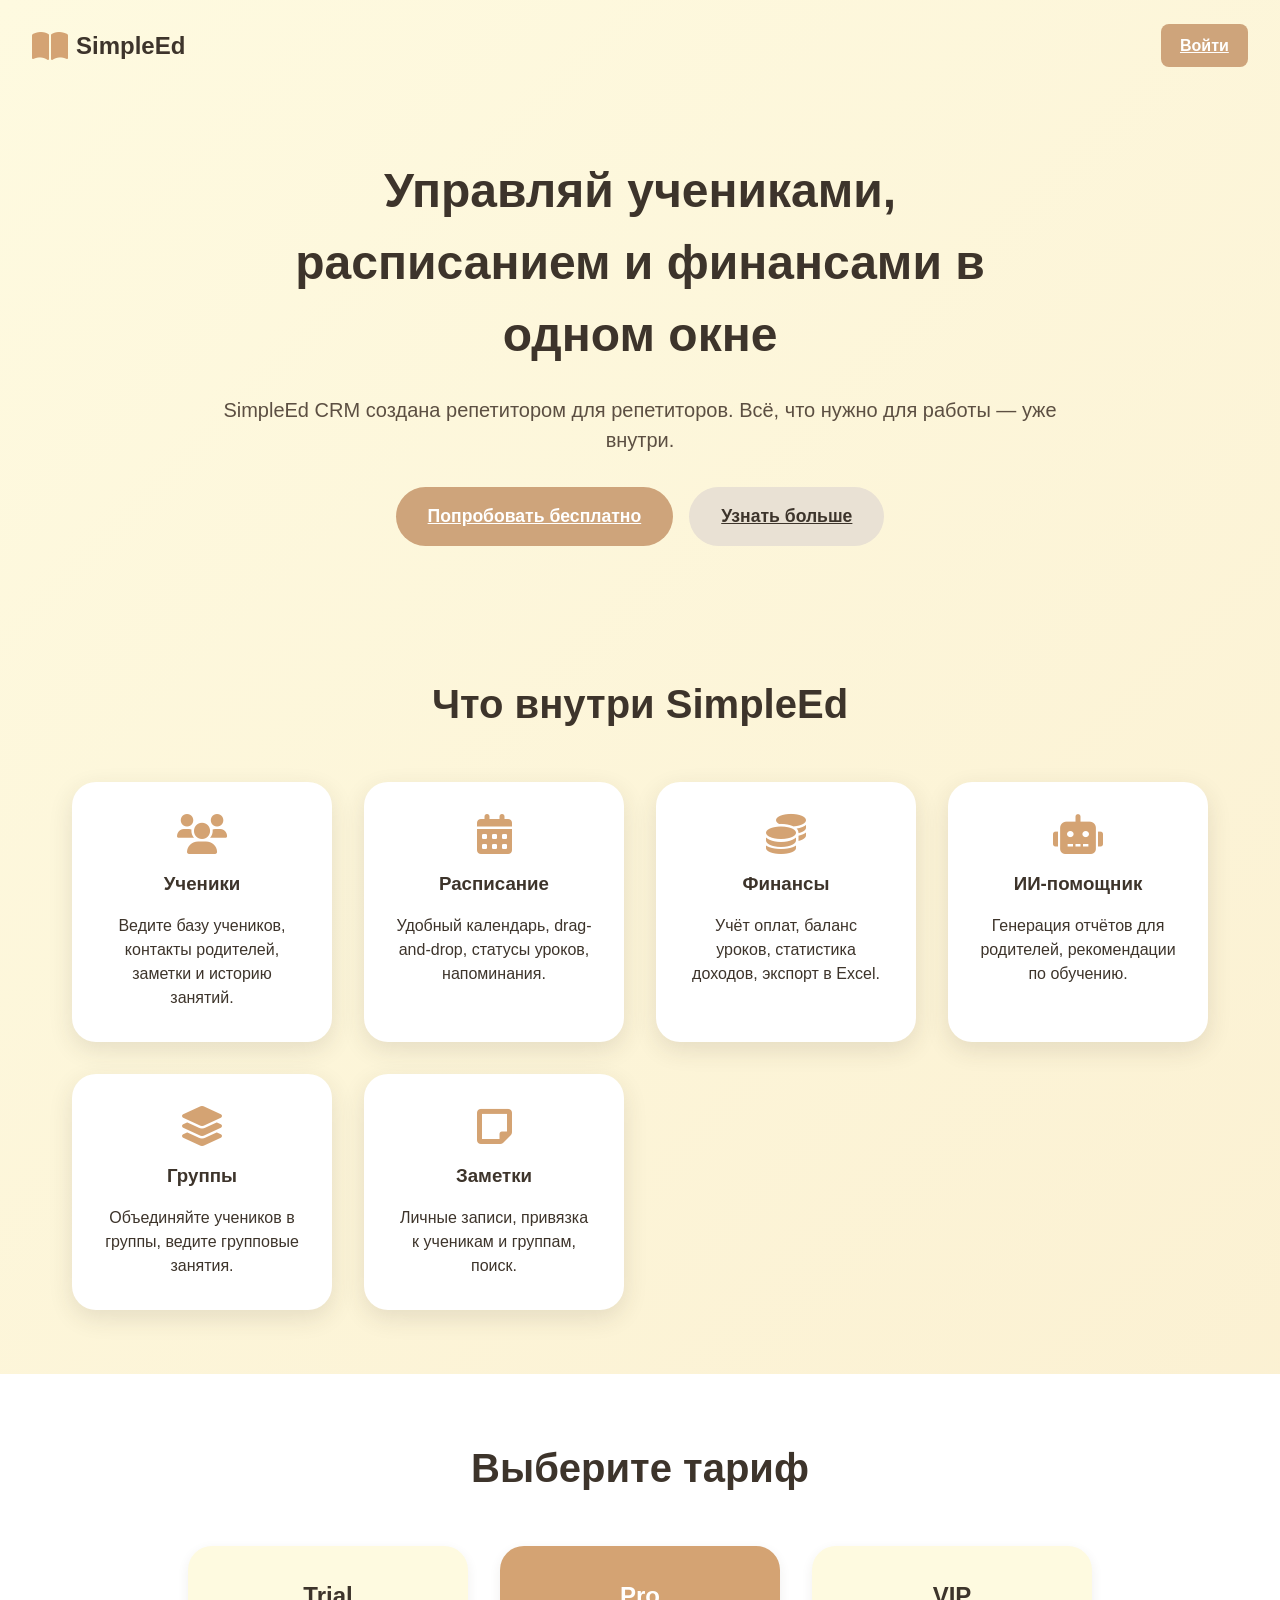
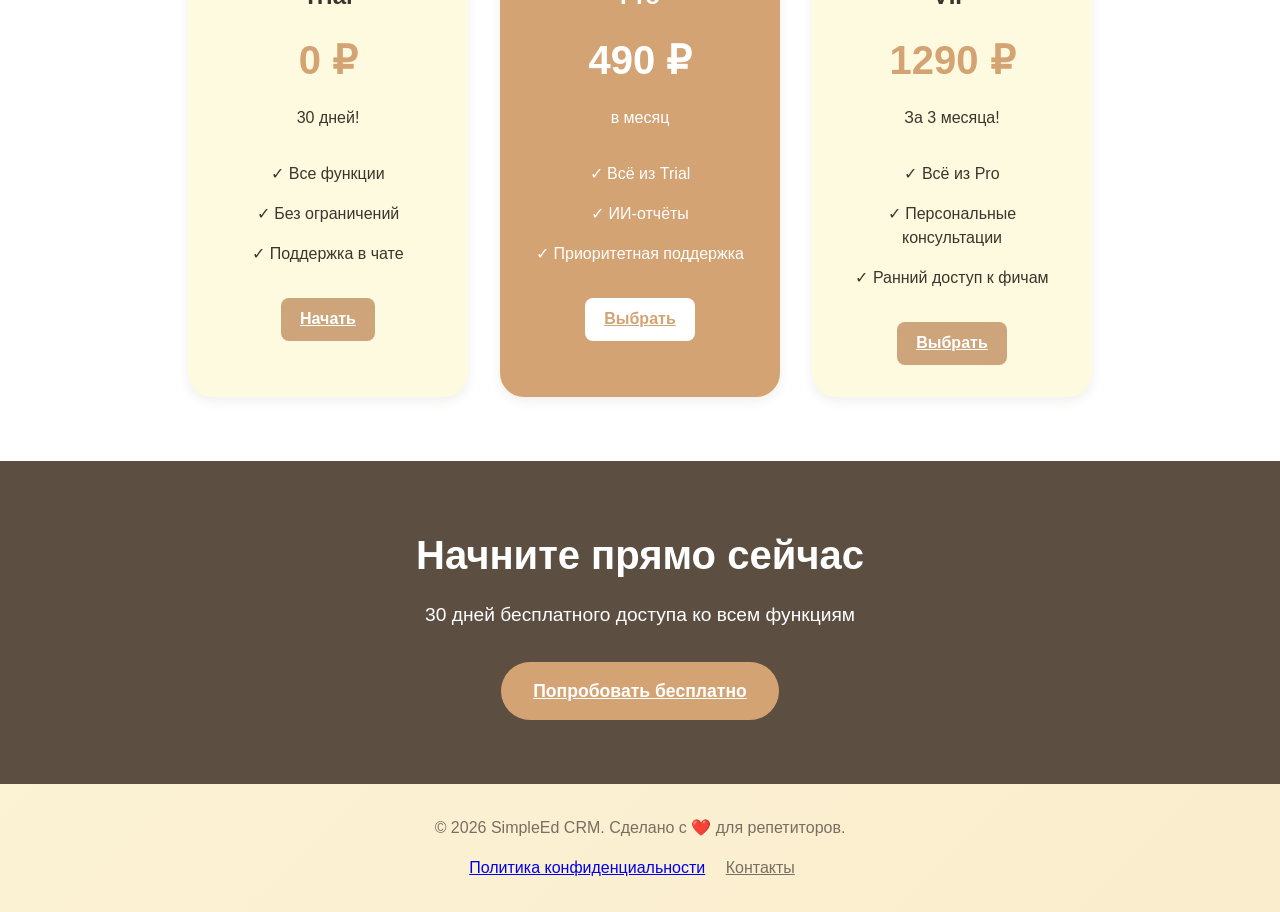
<file: landing.html>
<!DOCTYPE html>
<html lang="ru">
<head>
    <meta charset="UTF-8">
    <meta name="viewport" content="width=device-width, initial-scale=1.0">
    <title>SimpleEd CRM — умная система для репетиторов</title>
    <meta name="description" content="SimpleEd CRM помогает репетиторам управлять учениками, расписанием и финансами. Попробуйте бесплатно!">
    
    <!-- Стили -->
    <link rel="stylesheet" href="style.css">
    <link rel="stylesheet" href="https://cdnjs.cloudflare.com/ajax/libs/font-awesome/6.0.0/css/all.min.css">
    
    <style>
        /* Дополнительные стили для лендинга */
        .landing-page {
            background: linear-gradient(135deg, #FEFAE0 0%, #FAEDCD 100%);
        }
        .hero {
            padding: 4rem 2rem;
            text-align: center;
            max-width: 900px;
            margin: 0 auto;
        }
        .hero h1 {
            font-size: 3rem;
            color: #3D342B;
            margin-bottom: 1.5rem;
        }
        .hero p {
            font-size: 1.25rem;
            color: #5C4F42;
            margin-bottom: 2rem;
        }
        .hero-buttons {
            display: flex;
            gap: 1rem;
            justify-content: center;
        }
        .btn-large {
            padding: 1rem 2rem;
            font-size: 1.1rem;
            border-radius: 50px;
        }
        .features {
            padding: 4rem 2rem;
            max-width: 1200px;
            margin: 0 auto;
        }
        .features h2 {
            text-align: center;
            font-size: 2.5rem;
            color: #3D342B;
            margin-bottom: 3rem;
        }
        .features-grid {
            display: grid;
            grid-template-columns: repeat(auto-fit, minmax(250px, 1fr));
            gap: 2rem;
        }
        .feature-card {
            background: white;
            padding: 2rem;
            border-radius: 24px;
            box-shadow: 0 8px 24px rgba(60, 50, 40, 0.12);
            text-align: center;
        }
        .feature-card i {
            font-size: 2.5rem;
            color: #D4A373;
            margin-bottom: 1rem;
        }
        .feature-card h3 {
            margin-bottom: 1rem;
            color: #3D342B;
        }
        .pricing {
            padding: 4rem 2rem;
            background: white;
            text-align: center;
        }
        .pricing h2 {
            font-size: 2.5rem;
            color: #3D342B;
            margin-bottom: 3rem;
        }
        .pricing-cards {
            display: flex;
            justify-content: center;
            gap: 2rem;
            flex-wrap: wrap;
            max-width: 1000px;
            margin: 0 auto;
        }
        .pricing-card {
            background: #FEFAE0;
            padding: 2rem;
            border-radius: 24px;
            width: 280px;
            box-shadow: 0 4px 12px rgba(60, 50, 40, 0.08);
        }
        .pricing-card.highlight {
            background: #D4A373;
            color: white;
        }
        .pricing-card.highlight h3,
        .pricing-card.highlight .price {
            color: white;
        }
        .pricing-card h3 {
            font-size: 1.5rem;
            margin-bottom: 1rem;
        }
        .price {
            font-size: 2.5rem;
            font-weight: 700;
            color: #D4A373;
            margin-bottom: 1rem;
        }
        .pricing-card ul {
            list-style: none;
            padding: 0;
            margin: 1.5rem 0;
        }
        .pricing-card li {
            padding: 0.5rem 0;
        }
        .cta {
            padding: 4rem 2rem;
            text-align: center;
            background: #5C4F42;
            color: white;
        }
        .cta h2 {
            font-size: 2.5rem;
            margin-bottom: 1rem;
        }
        .cta .btn-primary {
            background: #D4A373;
            border: none;
        }
        .footer {
            padding: 2rem;
            text-align: center;
            color: #7A6E62;
        }
    </style>
</head>
<body class="landing-page">

    <!-- Хедер -->
    <header style="padding: 1.5rem 2rem; display: flex; justify-content: space-between; align-items: center;">
        <div class="logo" style="display: flex; align-items: center; gap: 0.5rem;">
            <i class="fas fa-book-open" style="font-size: 2rem; color: #D4A373;"></i>
            <span style="font-size: 1.5rem; font-weight: 700; color: #3D342B;">SimpleEd</span>
        </div>
        <a href="auth.html" class="btn btn-primary">Войти</a>
    </header>

    <!-- Главный экран -->
    <section class="hero">
        <h1>Управляй учениками, расписанием и финансами в одном окне</h1>
        <p>SimpleEd CRM создана репетитором для репетиторов. Всё, что нужно для работы — уже внутри.</p>
        <div class="hero-buttons">
            <a href="auth.html" class="btn btn-primary btn-large">Попробовать бесплатно</a>
            <a href="#features" class="btn btn-secondary btn-large">Узнать больше</a>
        </div>
    </section>

    <!-- Возможности -->
    <section id="features" class="features">
        <h2>Что внутри SimpleEd</h2>
        <div class="features-grid">
            <div class="feature-card">
                <i class="fas fa-users"></i>
                <h3>Ученики</h3>
                <p>Ведите базу учеников, контакты родителей, заметки и историю занятий.</p>
            </div>
            <div class="feature-card">
                <i class="fas fa-calendar-alt"></i>
                <h3>Расписание</h3>
                <p>Удобный календарь, drag-and-drop, статусы уроков, напоминания.</p>
            </div>
            <div class="feature-card">
                <i class="fas fa-coins"></i>
                <h3>Финансы</h3>
                <p>Учёт оплат, баланс уроков, статистика доходов, экспорт в Excel.</p>
            </div>
            <div class="feature-card">
                <i class="fas fa-robot"></i>
                <h3>ИИ-помощник</h3>
                <p>Генерация отчётов для родителей, рекомендации по обучению.</p>
            </div>
            <div class="feature-card">
                <i class="fas fa-layer-group"></i>
                <h3>Группы</h3>
                <p>Объединяйте учеников в группы, ведите групповые занятия.</p>
            </div>
            <div class="feature-card">
                <i class="fas fa-sticky-note"></i>
                <h3>Заметки</h3>
                <p>Личные записи, привязка к ученикам и группам, поиск.</p>
            </div>
        </div>
    </section>

    <!-- Тарифы -->
    <section class="pricing">
        <h2>Выберите тариф</h2>
        <div class="pricing-cards">
            <div class="pricing-card">
                <h3>Trial</h3>
                <div class="price">0 ₽</div>
                <p>30 дней!</p>
                <ul>
                    <li>✓ Все функции</li>
                    <li>✓ Без ограничений</li>
                    <li>✓ Поддержка в чате</li>
                </ul>
                <a href="auth.html" class="btn btn-primary">Начать</a>
            </div>
            <div class="pricing-card highlight">
                <h3>Pro</h3>
                <div class="price">490 ₽</div>
                <p>в месяц</p>
                <ul>
                    <li>✓ Всё из Trial</li>
                    <li>✓ ИИ-отчёты</li>
                    <li>✓ Приоритетная поддержка</li>
                </ul>
                <a href="auth.html" class="btn btn-primary" style="background: white; color: #D4A373;">Выбрать</a>
            </div>
            <div class="pricing-card">
                <h3>VIP</h3>
                <div class="price">1290 ₽</div>
                <p>За 3 месяца!</p>
                <ul>
                    <li>✓ Всё из Pro</li>
                    <li>✓ Персональные консультации</li>
                    <li>✓ Ранний доступ к фичам</li>
                </ul>
                <a href="auth.html" class="btn btn-primary">Выбрать</a>
            </div>
        </div>
    </section>

    <!-- Призыв к действию -->
    <section class="cta">
        <h2>Начните прямо сейчас</h2>
        <p style="margin-bottom: 2rem; font-size: 1.2rem;">30 дней бесплатного доступа ко всем функциям</p>
        <a href="auth.html" class="btn btn-primary btn-large">Попробовать бесплатно</a>
    </section>

    <!-- Футер -->
    <footer class="footer">
        <p>© 2026 SimpleEd CRM. Сделано с ❤️ для репетиторов.</p>
        <p style="margin-top: 1rem;">
            <a href="privacy.html" target="_blank">Политика конфиденциальности</a>
            <a href="#" style="color: #7A6E62; margin: 0 1rem;">Контакты</a>
        </p>
    </footer>

</body>
</html>
</file>
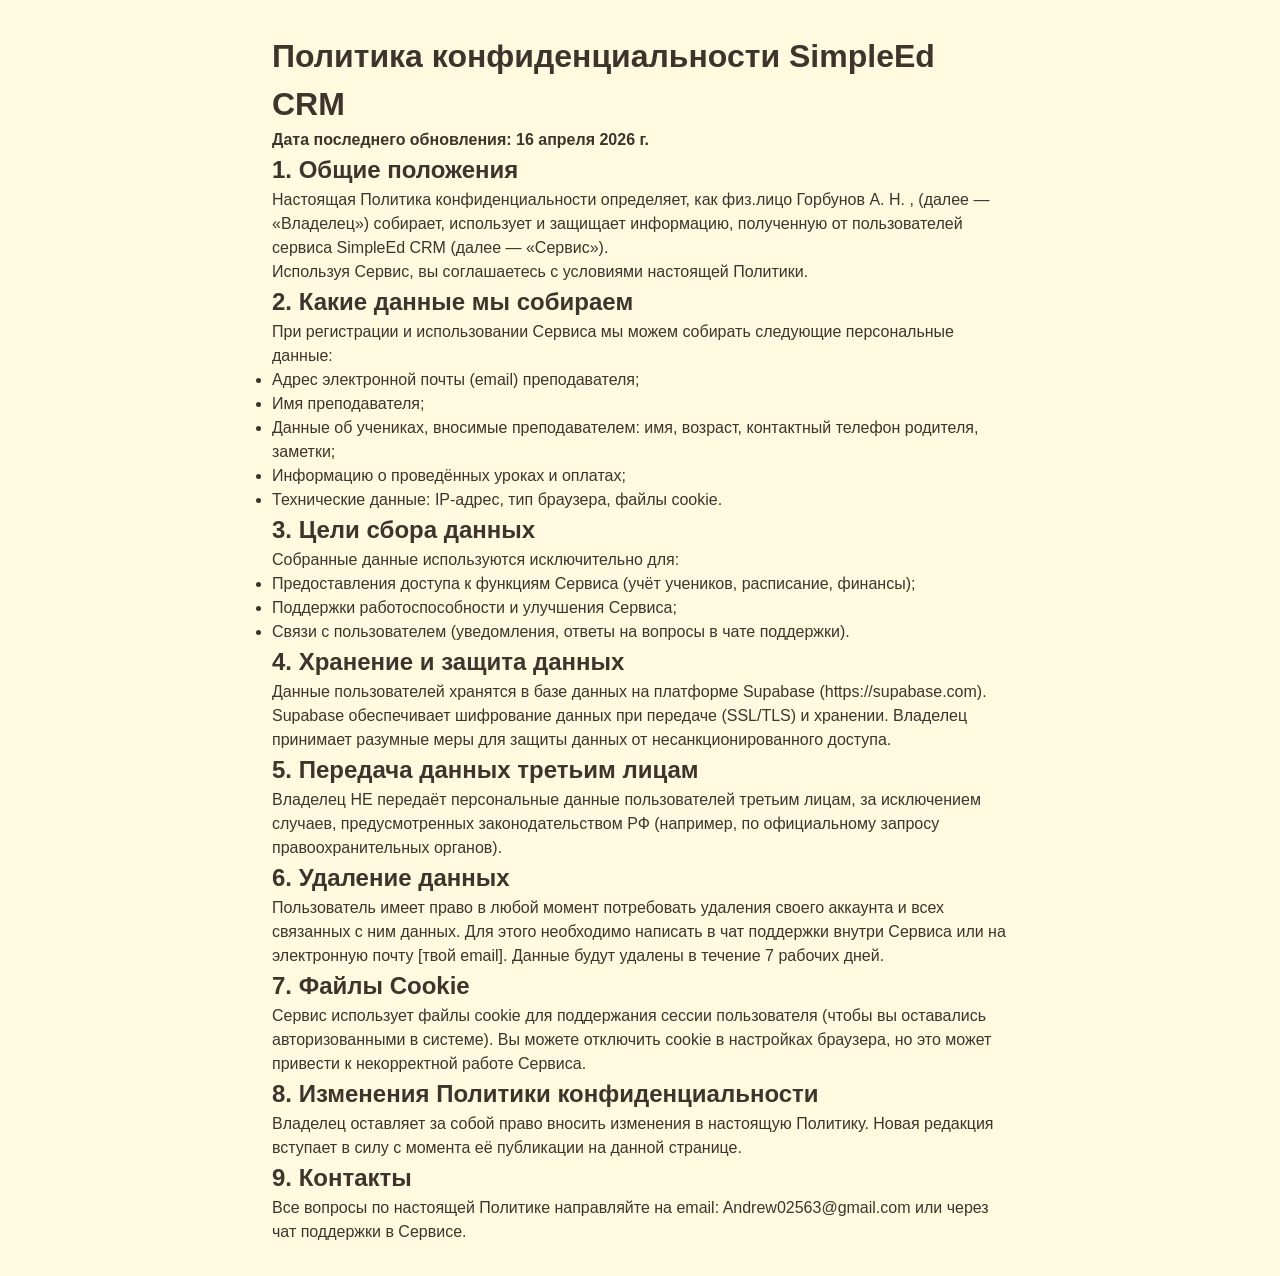
<file: privacy.html>
<!DOCTYPE html>
<html lang="ru">
<head>
    <meta charset="UTF-8">
    <title>Политика конфиденциальности — SimpleEd CRM</title>
    <link rel="stylesheet" href="style.css">
</head>
<body style="padding: 2rem; max-width: 800px; margin: 0 auto;">
    <h1>Политика конфиденциальности SimpleEd CRM</h1>
    <p><strong>Дата последнего обновления: 16 апреля 2026 г.</strong></p>

    <h2>1. Общие положения</h2>
    <p>Настоящая Политика конфиденциальности определяет, как физ.лицо Горбунов А. Н. , (далее — «Владелец») собирает, использует и защищает информацию, полученную от пользователей сервиса SimpleEd CRM (далее — «Сервис»).</p>
    <p>Используя Сервис, вы соглашаетесь с условиями настоящей Политики.</p>

    <h2>2. Какие данные мы собираем</h2>
    <p>При регистрации и использовании Сервиса мы можем собирать следующие персональные данные:</p>
    <ul>
        <li>Адрес электронной почты (email) преподавателя;</li>
        <li>Имя преподавателя;</li>
        <li>Данные об учениках, вносимые преподавателем: имя, возраст, контактный телефон родителя, заметки;</li>
        <li>Информацию о проведённых уроках и оплатах;</li>
        <li>Технические данные: IP-адрес, тип браузера, файлы cookie.</li>
    </ul>

    <h2>3. Цели сбора данных</h2>
    <p>Собранные данные используются исключительно для:</p>
    <ul>
        <li>Предоставления доступа к функциям Сервиса (учёт учеников, расписание, финансы);</li>
        <li>Поддержки работоспособности и улучшения Сервиса;</li>
        <li>Связи с пользователем (уведомления, ответы на вопросы в чате поддержки).</li>
    </ul>

    <h2>4. Хранение и защита данных</h2>
    <p>Данные пользователей хранятся в базе данных на платформе Supabase (https://supabase.com). Supabase обеспечивает шифрование данных при передаче (SSL/TLS) и хранении. Владелец принимает разумные меры для защиты данных от несанкционированного доступа.</p>

    <h2>5. Передача данных третьим лицам</h2>
    <p>Владелец НЕ передаёт персональные данные пользователей третьим лицам, за исключением случаев, предусмотренных законодательством РФ (например, по официальному запросу правоохранительных органов).</p>

    <h2>6. Удаление данных</h2>
    <p>Пользователь имеет право в любой момент потребовать удаления своего аккаунта и всех связанных с ним данных. Для этого необходимо написать в чат поддержки внутри Сервиса или на электронную почту [твой email]. Данные будут удалены в течение 7 рабочих дней.</p>

    <h2>7. Файлы Cookie</h2>
    <p>Сервис использует файлы cookie для поддержания сессии пользователя (чтобы вы оставались авторизованными в системе). Вы можете отключить cookie в настройках браузера, но это может привести к некорректной работе Сервиса.</p>

    <h2>8. Изменения Политики конфиденциальности</h2>
    <p>Владелец оставляет за собой право вносить изменения в настоящую Политику. Новая редакция вступает в силу с момента её публикации на данной странице.</p>

    <h2>9. Контакты</h2>
    <p>Все вопросы по настоящей Политике направляйте на email: Andrew02563@gmail.com или через чат поддержки в Сервисе.</p>
</body>
</html>
</file>
<file: style.css>
/* ========================================
SIMPLEED CRM — СТИЛИ (v4.0 — ФИНАНСЫ + ФИЛЬТРЫ)
======================================== */
:root {
    --primary-warm: #cea47b;
    --primary-soft: #FAEDCD;
    --primary-medium: #E9C46A;
    --primary-deep: #cf9749;
    --neutral-light: #FEFAE0;
    --neutral-gray: #E9E1D4;
    --neutral-dark: #8B7E6C;
    --neutral-deep: #5C4F42;
    --card-default: #FFFFFF;
    --card-group: #E3F0E9;
    --card-individual: #FDE8E0;
    --card-stat: #FDF1E5;
    --card-note: #FFF8E7;
    --card-warning: #FEE4D4;
    --card-success: #E1F0E0;
    --text-primary: #3D342B;
    --text-secondary: #7A6E62;
    --text-muted: #A09387;
    --text-light: #FFFFFF;
    --bg-gradient-start: #E9D8C8;
    --bg-gradient-end: #D4C4B5;
    --shadow-sm: 0 4px 12px rgba(60, 50, 40, 0.08);
    --shadow-md: 0 8px 24px rgba(60, 50, 40, 0.12);
    --shadow-lg: 0 16px 32px rgba(60, 50, 40, 0.16);
    --border-radius-sm: 8px;
    --border-radius-md: 16px;
    --border-radius-lg: 24px;
    --transition: all 0.25s ease;

    
}

* { margin: 0; padding: 0; box-sizing: border-box; }

body {
    font-family: 'Inter', -apple-system, BlinkMacSystemFont, 'Segoe UI', Roboto, sans-serif;
    background: var(--neutral-light);
    color: var(--text-primary);
    line-height: 1.5;
    min-height: 100vh;
}

#app { display: flex; min-height: 100vh; }

/* Сайдбар */
.sidebar {
    width: 260px; background: rgb(255, 252, 250); padding: 1.5rem 1rem;
    display: flex; flex-direction: column; border-right: 1px solid var(--neutral-gray);
    box-shadow: var(--shadow-sm);
}
.sidebar .logo { display: flex; align-items: center; gap: 0.5rem; padding: 0 0.5rem 1.5rem; }
.sidebar .logo i { font-size: 1.75rem; color: var(--primary-warm); }
.sidebar .logo span { font-size: 1.25rem; font-weight: 700; color: var(--neutral-deep); }
.sidebar nav { flex: 1; display: flex; flex-direction: column; gap: 0.25rem; margin-top: 1rem; }
.sidebar nav a {
    display: flex; align-items: center; gap: 0.75rem; padding: 0.75rem 1rem;
    color: var(--text-secondary); text-decoration: none; border-radius: var(--border-radius-sm);
    transition: var(--transition); font-weight: 500;
}
.sidebar nav a i { width: 1.25rem; color: var(--text-muted); }
.sidebar nav a:hover { background: var(--primary-soft); color: var(--primary-deep); }
.sidebar nav a.active { background: var(--primary-warm); color: white; }
.sidebar nav a.active i { color: white; }
.sidebar-footer { padding-top: 1rem; border-top: 1px solid var(--neutral-gray); display: flex; flex-direction: column; gap: 0.5rem; }
#supportBtn, .logout-btn {
    width: 100%; padding: 0.75rem; background: transparent; border: 1.5px solid var(--neutral-gray);
    border-radius: var(--border-radius-sm); color: var(--text-secondary); font-weight: 500; cursor: pointer;
    transition: var(--transition); display: flex; align-items: center; justify-content: center; gap: 0.5rem;
}
#supportBtn:hover, .logout-btn:hover { background: var(--neutral-light); border-color: var(--primary-warm); color: var(--primary-deep); }
.logout-btn { background: var(--card-warning); border-color: var(--primary-warm); color: var(--neutral-deep); }

/* Основной контент */
.main-content { flex: 1; padding: 2rem; background: var(--neutral-light); }
.main-content header { display: flex; justify-content: space-between; align-items: center; margin-bottom: 2rem; }
.main-content header h1 { color: var(--neutral-deep); font-size: 1.75rem; font-weight: 600; }
.user-profile { display: flex; align-items: center; gap: 1rem; background: white; padding: 0.5rem 1rem; border-radius: 40px; box-shadow: var(--shadow-sm); }
.user-profile span { font-weight: 500; }
.avatar { width: 40px; height: 40px; background: var(--primary-warm); color: white; border-radius: 50%; display: flex; align-items: center; justify-content: center; font-weight: 600; font-size: 1.1rem; }

/* Карточки и формы */
.page-header { display: flex; justify-content: space-between; align-items: center; margin-bottom: 1.5rem; flex-wrap: wrap; gap: 1rem; }
.form-card { background: var(--card-default); padding: 1.5rem; border-radius: var(--border-radius-md); border: 1px solid var(--neutral-gray); box-shadow: var(--shadow-sm); }
.form-grid { display: grid; grid-template-columns: 1fr 1fr; gap: 1rem; }
@media (max-width: 768px) { .form-grid { grid-template-columns: 1fr; } }
.form-group { margin-bottom: 1rem; }
.form-group label { display: block; font-size: 0.8rem; font-weight: 600; margin-bottom: 0.3rem; color: var(--text-secondary); }
.form-group input, .form-group select, .form-group textarea {
    width: 100%; padding: 0.6rem; border: 1px solid var(--neutral-gray); border-radius: var(--border-radius-sm);
    background: white; font-size: 0.9rem; transition: var(--transition);
}
.form-group input:focus, .form-group select:focus, .form-group textarea:focus {
    outline: none; border-color: var(--primary-warm); box-shadow: 0 0 0 3px rgba(212, 163, 115, 0.15);
}

/* Таблицы */
.table-responsive { overflow-x: auto; border-radius: var(--border-radius-md); background: white; box-shadow: var(--shadow-sm); }
table { width: 100%; border-collapse: collapse; }
th, td { padding: 1rem 0.8rem; text-align: left; border-bottom: 1px solid var(--neutral-gray); }
th { font-weight: 600; color: var(--text-secondary); font-size: 0.8rem; text-transform: uppercase; letter-spacing: 0.5px; }

/* Бейджи */
.badge { display: inline-block; padding: 0.25rem 0.75rem; border-radius: 20px; font-size: 0.75rem; font-weight: 600; }
.badge.active { background: var(--card-success); color: #2C4C3B; }
.badge.inactive { background: var(--card-warning); color: #8B4E2C; }

/* Кнопки */
.btn {
    display: inline-flex; align-items: center; gap: 0.5rem; padding: 0.6rem 1.2rem;
    border: none; border-radius: var(--border-radius-sm); font-weight: 600; cursor: pointer; transition: var(--transition);
}
.btn-primary { background: var(--primary-warm); color: white; }
.btn-primary:hover { background: var(--primary-deep); }
.btn-success { background: var(--card-success); color: #2C4C3B; }
.btn-secondary { background: var(--neutral-gray); color: var(--text-primary); }
.btn-danger { background: #d32f2f; color: white; }
.btn-danger:hover { background: #b71c1c; }
.btn-icon { background: transparent; border: none; color: var(--text-muted); font-size: 1rem; padding: 0.3rem 0.5rem; cursor: pointer; transition: var(--transition); }
.btn-icon:hover { color: var(--primary-warm); }

/* Модальные окна */
.modal {
    position: fixed; top: 0; left: 0; width: 100%; height: 100%; background: rgba(0, 0, 0, 0.4);
    display: flex; align-items: center; justify-content: center; z-index: 1000; padding: 1rem;
}
.modal-card {
    background: white; border-radius: var(--border-radius-lg); padding: 1.5rem; max-width: 500px;
    width: 100%; box-shadow: var(--shadow-lg); max-height: 90vh; overflow-y: auto;
}
.modal-header { display: flex; justify-content: space-between; align-items: center; margin-bottom: 1rem; border-bottom: 1px solid var(--neutral-gray); padding-bottom: 0.5rem; }
.modal-actions { display: flex; gap: 0.75rem; margin-top: 1rem; justify-content: flex-end; }
.error-message { color: #d32f2f; margin-top: 0.5rem; font-size: 0.85rem; }

/* Вкладки */
.tabs { display: flex; gap: 0.5rem; margin-bottom: 1rem; border-bottom: 2px solid var(--neutral-gray); }
.tab {
    background: none; border: none; padding: 0.5rem 1rem; cursor: pointer; font-weight: 500;
    color: var(--text-muted); border-bottom: 2px solid transparent; margin-bottom: -2px; transition: var(--transition);
}
.tab.active { color: var(--primary-warm); border-bottom-color: var(--primary-warm); }
.tab-content { display: none; }
.tab-content.active { display: block; }

/* Сетка групп */
.groups-grid { display: grid; grid-template-columns: repeat(auto-fill, minmax(280px, 1fr)); gap: 1.5rem; margin-top: 1.5rem; }
.group-card {
    background: white; border-radius: var(--border-radius-md); padding: 1.25rem; box-shadow: var(--shadow-sm);
    border: 1px solid var(--neutral-gray); transition: var(--transition); cursor: default;
}
.group-card:hover { transform: translateY(-3px); box-shadow: var(--shadow-md); }
.group-card-header { margin-bottom: 1rem; }
.group-name { font-size: 1.3rem; font-weight: 600; color: var(--text-primary); }
.group-subject { font-size: 0.9rem; color: var(--text-secondary); margin-top: 0.2rem; }
.group-stats { display: flex; justify-content: space-between; margin-bottom: 1rem; font-size: 0.9rem; color: var(--text-secondary); }
.group-students-preview { border-top: 1px dashed var(--neutral-gray); padding-top: 0.75rem; font-size: 0.85rem; }
.student-preview-item { display: flex; justify-content: space-between; padding: 0.25rem 0; }
.no-students { color: var(--text-muted); font-style: italic; text-align: center; margin: 0.5rem 0; }
.group-card-footer { display: flex; justify-content: flex-end; gap: 0.5rem; margin-top: 1rem; border-top: 1px solid var(--neutral-gray); padding-top: 0.75rem; }

/* Ученики в модалке */
.students-list-full { display: flex; flex-direction: column; gap: 0.5rem; max-height: 200px; overflow-y: auto; margin-bottom: 1rem; }
.student-full-item {
    display: flex; align-items: center; justify-content: space-between; padding: 0.5rem;
    background: var(--neutral-light); border-radius: var(--border-radius-sm); border: 1px solid var(--neutral-gray);
}
.student-info { flex: 1; }
.student-info small { color: var(--text-secondary); font-size: 0.8rem; }

/* Уроки в модалке */
.lessons-list-full { display: flex; flex-direction: column; gap: 0.5rem; max-height: 200px; overflow-y: auto; margin-bottom: 1rem; }
.lesson-full-item {
    display: flex; align-items: center; justify-content: space-between; padding: 0.5rem;
    background: var(--primary-soft); border-radius: var(--border-radius-sm); border: 1px solid var(--primary-warm);
}
.lesson-info { flex: 1; }
.lesson-info small { color: var(--text-secondary); font-size: 0.8rem; }
.no-students-tab, .no-lessons-tab { color: var(--text-muted); font-style: italic; text-align: center; margin: 1rem 0; }

/* FullCalendar */
.fc { max-width: 100%; margin-top: 1rem; }
.fc .fc-toolbar-title { color: var(--neutral-deep); font-size: 1.2rem; }
.fc .fc-button {
    background: var(--neutral-gray); border: 1px solid var(--neutral-gray); color: var(--text-primary);
    border-radius: var(--border-radius-sm); padding: 0.4rem 0.8rem; font-weight: 500; transition: var(--transition);
}
.fc .fc-button:hover { background: var(--primary-soft); border-color: var(--primary-soft); color: var(--primary-deep); }
.fc .fc-button-primary:not(:disabled).fc-button-active { background: var(--primary-warm); border-color: var(--primary-warm); color: var(--text-light); }
.fc-event { cursor: pointer; border-radius: 6px; padding: 2px 4px; font-size: 0.85rem; border: none; background-color: var(--primary-warm); color: white; }
.fc-event:hover { opacity: 0.9; background-color: var(--primary-deep); }
.fc-day-today { background-color: var(--primary-soft) !important; }

/* ===== ФИНАНСЫ ===== */
.finance-summary {
    display: flex; gap: 2rem; margin-bottom: 1.5rem; padding: 1rem 1.5rem;
    background: var(--card-stat); border-radius: var(--border-radius-md); flex-wrap: wrap;
}
.summary-item { display: flex; align-items: baseline; gap: 0.5rem; font-size: 1rem; color: var(--text-secondary); }
.summary-item strong { font-size: 1.6rem; font-weight: 700; color: var(--text-primary); }

/* Фильтры */
.filters {
    display: flex; flex-wrap: wrap; gap: 0.75rem; margin-bottom: 1.5rem; align-items: center;
}
.filters select, .filters input[type="date"] {
    padding: 0.6rem 0.8rem; border: 1px solid var(--neutral-gray); border-radius: var(--border-radius-sm);
    background: white; font-size: 0.9rem; min-width: 150px; transition: var(--transition); color: var(--text-primary);
}
.filters select:focus, .filters input[type="date"]:focus {
    outline: none; border-color: var(--primary-warm); box-shadow: 0 0 0 3px rgba(212, 163, 115, 0.15);
}
.filters .btn { padding: 0.6rem 1.2rem; font-size: 0.9rem; white-space: nowrap; }

#financeTable { width: 100%; font-size: 0.9rem; }
#financeTable th { white-space: nowrap; }
#financeTable td { vertical-align: middle; }

/* Адаптив */
@media (max-width: 900px) {
    .filters { flex-direction: column; align-items: stretch; }
    .filters select, .filters input[type="date"], .filters .btn { width: 100%; min-width: auto; }
}
@media (max-width: 768px) {
    .sidebar { width: 70px; padding: 1rem 0.5rem; }
    .sidebar .logo span, .sidebar nav a span, .sidebar-footer button span { display: none; }
    .sidebar nav a { justify-content: center; padding: 0.75rem; }
    .main-content { padding: 1rem; }
    .groups-grid { grid-template-columns: 1fr; }
    .finance-summary { flex-direction: column; gap: 0.5rem; }
}

/* Утилиты */
.hidden { display: none !important; }
.text-center { text-align: center; }
.mt-2 { margin-top: 1rem; }
.mb-3 { margin-bottom: 1rem; }

/* Крестик в модалках */
.close-modal {
    background: transparent; border: none; font-size: 28px; font-weight: 300; line-height: 1;
    color: var(--text-muted); cursor: pointer; padding: 0 8px; transition: color 0.2s;
}
.close-modal:hover { color: var(--text-primary); }


/* ===== ДОПОЛНИТЕЛЬНЫЕ СТИЛИ ДЛЯ ПОЛНОЙ СОВМЕСТИМОСТИ ===== */

/* Карточка с заголовком и кнопками (используется в группах, финансах) */
.card-header {
    display: flex;
    justify-content: space-between;
    align-items: center;
    margin-bottom: 1.5rem;
    flex-wrap: wrap;
    gap: 1rem;
}

/* Гибкие контейнеры */
.flex {
    display: flex;
    align-items: center;
}
.gap-1 {
    gap: 0.5rem;
}
.gap-2 {
    gap: 1rem;
}

/* Маленькие кнопки */
.btn-sm {
    padding: 0.4rem 0.8rem;
    font-size: 0.85rem;
}

/* Переключатель вида (карты/таблица) */
.view-switcher .btn-sm {
    background: var(--neutral-gray);
    border: 1px solid transparent;
    color: var(--text-primary);
}
.view-switcher .btn-sm.active {
    background: var(--primary-warm);
    color: white;
}

/* Дашборд (главная) */
.dashboard-grid {
    display: grid;
    grid-template-columns: repeat(auto-fit, minmax(250px, 1fr));
    gap: 1.5rem;
}
.stat-value {
    font-size: 2.5rem;
    font-weight: 700;
    color: var(--neutral-deep);
    line-height: 1.2;
}
.stat-value span {
    font-size: 1rem;
    font-weight: 400;
    color: var(--text-secondary);
}
.stat-money {
    font-size: 1.5rem;
    font-weight: 600;
    color: var(--primary-deep);
    margin-top: 0.5rem;
}
.lesson-list {
    margin-top: 0.5rem;
}
.lesson-item {
    display: flex;
    align-items: center;
    gap: 0.75rem;
    padding: 0.5rem 0;
    border-bottom: 1px dashed var(--neutral-gray);
}
.lesson-item:last-child {
    border-bottom: none;
}
.lesson-item .time {
    font-weight: 600;
    color: var(--primary-warm);
    min-width: 70px;
}
.lesson-item .info {
    display: flex;
    flex-direction: column;
}
.text-muted {
    color: var(--text-muted) !important;
    font-style: italic;
}

/* Отступы */
.mt-1 { margin-top: 0.5rem; }
.mt-2 { margin-top: 1rem; }
.mt-3 { margin-top: 1.5rem; }
.mb-1 { margin-bottom: 0.5rem; }
.mb-2 { margin-bottom: 1rem; }
.mb-3 { margin-bottom: 1.5rem; }

/* Адаптивные таблицы */
.table-responsive {
    overflow-x: auto;
    border-radius: var(--border-radius-md);
    background: white;
    box-shadow: var(--shadow-sm);
}

/* Улучшение отображения кнопок-иконок в таблицах */
td .btn-icon {
    margin: 0 2px;
}

/* Стили для выделенного текста */
strong {
    font-weight: 600;
}

/* Исправление для селектов внутри модалок */
.modal select {
    width: 100%;
    padding: 0.6rem;
    border: 1px solid var(--neutral-gray);
    border-radius: var(--border-radius-sm);
    background: white;
    font-size: 0.9rem;
}

/* Убираем стандартную обводку у кнопок в фокусе */
button:focus {
    outline: none;
}

/* Исправление для placeholder в input[type="date"] (кросс-браузерно) */
input[type="date"]::-webkit-datetime-edit-text,
input[type="date"]::-webkit-datetime-edit-month-field,
input[type="date"]::-webkit-datetime-edit-day-field,
input[date]::-webkit-datetime-edit-year-field {
    color: var(--text-primary);
}
input[type="date"]:not(:focus):invalid::-webkit-datetime-edit {
    color: var(--text-muted);
}

/* ===== РАСПИСАНИЕ: БЛОК ФИЛЬТРОВ ===== */
.schedule-controls {
    display: flex;
    flex-wrap: wrap;
    gap: 0.75rem;
    margin: 1.5rem 0 1rem;
    align-items: center;
}
.schedule-controls input[type="date"],
.schedule-controls select {
    padding: 0.6rem 0.8rem;
    border: 1px solid var(--neutral-gray);
    border-radius: var(--border-radius-sm);
    background: white;
    font-size: 0.9rem;
    min-width: 140px;
    transition: var(--transition);
}
.schedule-controls input[type="date"]:focus,
.schedule-controls select:focus {
    outline: none;
    border-color: var(--primary-warm);
    box-shadow: 0 0 0 3px rgba(212, 163, 115, 0.15);
}
.schedule-controls .btn {
    padding: 0.6rem 1.2rem;
    font-size: 0.9rem;
    white-space: nowrap;
}

/* Список уроков (если используется) */
.schedule-list {
    margin-top: 1rem;
}

/* Адаптация фильтров расписания */
@media (max-width: 768px) {
    .schedule-controls {
        flex-direction: column;
        align-items: stretch;
    }
    .schedule-controls input,
    .schedule-controls select,
    .schedule-controls .btn {
        width: 100%;
    }
}

.lesson-item .time {
    font-weight: 600;
    color: var(--primary-warm);
    min-width: 90px;
}
.lesson-item .info {
    display: flex;
    flex-direction: column;
}
.lesson-item .info small {
    color: var(--text-secondary);
    font-size: 0.8rem;
}

/* ===== ЗАМЕТКИ ===== */
.notes-container {
    display: flex;
    height: calc(100vh - 120px);
    min-height: 500px;
    background: white;
    border-radius: var(--border-radius-md);
    box-shadow: var(--shadow-sm);
    overflow: hidden;
}

.notes-sidebar {
    width: 280px;
    border-right: 1px solid var(--neutral-gray);
    display: flex;
    flex-direction: column;
    background: var(--neutral-light);
}
.notes-sidebar-header {
    padding: 1rem;
    border-bottom: 1px solid var(--neutral-gray);
    display: flex;
    justify-content: space-between;
    align-items: center;
}
.notes-list {
    flex: 1;
    overflow-y: auto;
    padding: 0.5rem;
}
.note-item {
    padding: 0.75rem 1rem;
    margin-bottom: 0.25rem;
    background: white;
    border-radius: var(--border-radius-sm);
    cursor: pointer;
    border: 1px solid transparent;
    transition: var(--transition);
}
.note-item:hover {
    border-color: var(--primary-warm);
    background: var(--primary-soft);
}
.note-item.active {
    border-color: var(--primary-warm);
    background: var(--primary-soft);
}
.note-item-title {
    font-weight: 600;
    margin-bottom: 0.25rem;
    white-space: nowrap;
    overflow: hidden;
    text-overflow: ellipsis;
}
.note-item-date {
    font-size: 0.75rem;
    color: var(--text-muted);
}

.notes-editor {
    flex: 1;
    display: flex;
    flex-direction: column;
    padding: 1.5rem;
    overflow-y: auto;
}
.notes-editor-placeholder {
    display: flex;
    flex-direction: column;
    align-items: center;
    justify-content: center;
    height: 100%;
    color: var(--text-muted);
    text-align: center;
}
.note-editor-form {
    display: flex;
    flex-direction: column;
    height: 100%;
}
.note-editor-form input,
.note-editor-form textarea {
    width: 100%;
    padding: 0.75rem;
    border: 1px solid var(--neutral-gray);
    border-radius: var(--border-radius-sm);
    font-size: 1rem;
    margin-bottom: 1rem;
}
.note-editor-form textarea {
    flex: 1;
    min-height: 200px;
    resize: vertical;
}
.note-editor-actions {
    display: flex;
    gap: 0.5rem;
    justify-content: flex-end;
    margin-top: 1rem;
}

/* Адаптив */
@media (max-width: 768px) {
    .notes-container {
        flex-direction: column;
        height: auto;
    }
    .notes-sidebar {
        width: 100%;
        border-right: none;
        border-bottom: 1px solid var(--neutral-gray);
        max-height: 250px;
    }
}

/* Фильтры заметок */
.notes-filters {
    padding: 1rem;
    border-bottom: 1px solid var(--neutral-gray);
    display: flex;
    flex-direction: column;
    gap: 0.5rem;
}
.search-input {
    padding: 0.5rem;
    border: 1px solid var(--neutral-gray);
    border-radius: var(--border-radius-sm);
    font-size: 0.9rem;
}
.notes-filters select {
    padding: 0.5rem;
    border: 1px solid var(--neutral-gray);
    border-radius: var(--border-radius-sm);
    background: white;
}

/* Редактор заметок */
.note-editor-form .form-row {
    display: grid;
    grid-template-columns: 1fr 1fr;
    gap: 1rem;
    margin-bottom: 1rem;
}
@media (max-width: 600px) {
    .note-editor-form .form-row {
        grid-template-columns: 1fr;
    }
}

/* ===== ГЛОБАЛЬНЫЙ СПИННЕР ===== */
.global-loader {
    position: fixed;
    top: 0; left: 0; width: 100%; height: 100%;
    background: rgba(255,255,255,0.7);
    display: flex;
    align-items: center;
    justify-content: center;
    z-index: 9999;
    backdrop-filter: blur(2px);
  }
  .loader-spinner {
    width: 50px;
    height: 50px;
    border: 5px solid var(--neutral-gray);
    border-top-color: var(--primary-warm);
    border-radius: 50%;
    animation: spin 0.8s linear infinite;
  }
  @keyframes spin {
    to { transform: rotate(360deg); }
  }
  .hidden { display: none !important; }

  /* ===== УВЕДОМЛЕНИЯ ===== */
.notifications-wrapper {
    position: relative;
    padding: 0.5rem;
    border-radius: 50%;
    transition: background 0.2s;
}
.notifications-wrapper:hover {
    background: var(--neutral-gray);
}
.unread-badge {
    position: absolute;
    top: -5px;
    right: -5px;
    background: #d32f2f;
    color: white;
    font-size: 0.7rem;
    font-weight: bold;
    min-width: 18px;
    height: 18px;
    border-radius: 9px;
    display: flex;
    align-items: center;
    justify-content: center;
    padding: 0 4px;
}

/* Модалка уведомлений */
.notifications-modal .modal-card {
    max-width: 500px;
    max-height: 70vh;
    overflow-y: auto;
}
.notification-item {
    padding: 1rem;
    border-bottom: 1px solid var(--neutral-gray);
    cursor: pointer;
    transition: background 0.2s;
    display: flex;
    gap: 0.75rem;
}
.notification-item:hover {
    background: var(--neutral-light);
}
.notification-item.unread {
    background: var(--primary-soft);
    border-left: 3px solid var(--primary-warm);
}
.notification-icon {
    font-size: 1.5rem;
    color: var(--primary-warm);
    width: 40px;
    text-align: center;
}
.notification-content {
    flex: 1;
}
.notification-title {
    font-weight: 600;
    margin-bottom: 0.25rem;
}
.notification-text {
    color: var(--text-secondary);
    font-size: 0.9rem;
    margin-bottom: 0.25rem;
}
.notification-time {
    font-size: 0.75rem;
    color: var(--text-muted);
}
.notification-actions {
    display: flex;
    justify-content: space-between;
    padding: 1rem;
    border-top: 1px solid var(--neutral-gray);
}

/* ===== СТАТИСТИКА ДЛЯ УЧИТЕЛЯ ===== */
.stats-grid-teacher {
    display: grid;
    grid-template-columns: repeat(4, 1fr);
    gap: 1rem;
}
.stat-card-teacher {
    background: white;
    border-radius: 12px;
    padding: 1.25rem;
    box-shadow: 0 2px 8px rgba(0,0,0,0.04);
    display: flex;
    align-items: center;
    gap: 1rem;
    border: 1px solid var(--neutral-gray);
}
.stat-card-teacher.highlight {
    background: linear-gradient(135deg, var(--primary-soft), white);
    border-left: 4px solid var(--primary-warm);
}
.stat-card-teacher .stat-icon {
    width: 50px;
    height: 50px;
    background: var(--primary-soft);
    border-radius: 12px;
    display: flex;
    align-items: center;
    justify-content: center;
    font-size: 1.5rem;
    color: var(--primary-warm);
}
.stat-card-teacher .stat-content {
    flex: 1;
}
.stat-card-teacher .stat-value {
    font-size: 1.6rem;
    font-weight: 700;
    color: var(--neutral-deep);
    line-height: 1.2;
}
.stat-card-teacher .stat-label {
    color: var(--text-secondary);
    font-size: 0.8rem;
}

@media (max-width: 1000px) {
    .stats-grid-teacher {
        grid-template-columns: repeat(2, 1fr);
    }
}
@media (max-width: 600px) {
    .stats-grid-teacher {
        grid-template-columns: 1fr;
    }
}

/* ===== СТИЛИ ДЛЯ ВКЛАДКИ "ОТЧЁТ" ===== */

/* Кнопки-контуры (быстрые периоды) */
.btn-outline {
    background: transparent;
    border: 1px solid var(--neutral-gray);
    color: var(--text-primary);
    transition: var(--transition);
}
.btn-outline:hover {
    background: var(--neutral-light);
    border-color: var(--primary-warm);
}
.btn-outline.active {
    background: var(--primary-soft);
    border-color: var(--primary-warm);
    color: var(--primary-deep);
    font-weight: 500;
}

/* Обёртка для полей дат */
.date-input-wrapper {
    display: flex;
    flex-direction: column;
    gap: 0.25rem;
}
.date-input-wrapper label {
    font-size: 0.8rem;
    font-weight: 500;
    color: var(--text-secondary);
}
.date-input-wrapper input {
    padding: 0.5rem 0.75rem;
    border: 1px solid var(--neutral-gray);
    border-radius: 8px;
    background: white;
    font-size: 0.9rem;
    transition: var(--transition);
}
.date-input-wrapper input:focus {
    outline: none;
    border-color: var(--primary-warm);
    box-shadow: 0 0 0 3px rgba(212, 163, 115, 0.15);
}

/* Сворачиваемый блок предпросмотра */
details {
    border: 1px solid var(--neutral-gray);
    border-radius: 8px;
    overflow: hidden;
}
details summary {
    padding: 0.75rem 1rem;
    background: var(--neutral-light);
    cursor: pointer;
    font-weight: 600;
    color: var(--text-secondary);
    list-style: none;
    display: flex;
    align-items: center;
    gap: 0.5rem;
    transition: background 0.2s;
}
details summary::-webkit-details-marker {
    display: none;
}
details summary i {
    transition: transform 0.2s;
    font-size: 0.9rem;
    color: var(--text-muted);
}
details[open] summary i {
    transform: rotate(90deg);
}
details summary:hover {
    background: var(--primary-soft);
}
details .report-preview-content {
    padding: 1rem;
    background: var(--neutral-light);
    border-top: 1px solid var(--neutral-gray);
}

/* Предпросмотр отчёта */
#reportPreview {
    font-family: 'Segoe UI', 'Inter', system-ui, sans-serif;
    color: var(--text-primary);
    background: white;
    line-height: 1.5;
}
#reportPreview br + br {
    display: none;
}

/* Поле рекомендаций */
#reportRecommendations {
    font-family: inherit;
    background: white;
    transition: border-color 0.2s, box-shadow 0.2s;
}
#reportRecommendations:focus {
    outline: none;
    border-color: var(--primary-warm);
    box-shadow: 0 0 0 3px rgba(212, 163, 115, 0.15);
}

/* Кнопка "Обновить отчёт" */
#applyRecommendationsBtn {
    min-width: 140px;
}

/* Адаптация фильтров на мобильных */
@media (max-width: 600px) {
    .date-input-wrapper {
        width: 100%;
    }
    .quick-period {
        flex: 1;
    }
}

#reportPreview {
    white-space: pre-line;
    line-height: 1.6;
}
#reportPreview br {
    display: block;
    content: "";
    margin: 0.5em 0;
}

/* ===== КАРТОЧНАЯ СТИЛИЗАЦИЯ ДАШБОРДА ===== */

/* Контейнеры уроков */
.lesson-list {
    display: flex;
    flex-direction: column;
    gap: 0.75rem;
}

/* Карточка урока */
.lesson-item {
    background: var(--card-default);
    border-radius: var(--border-radius-md);
    padding: 1rem;
    box-shadow: var(--shadow-sm);
    border: 1px solid var(--neutral-gray);
    transition: var(--transition);
    display: flex;
    align-items: flex-start;
    gap: 1rem;
}

.lesson-item:hover {
    transform: translateY(-2px);
    box-shadow: var(--shadow-md);
    border-color: var(--primary-warm);
}

/* Время урока */
.lesson-item .time {
    font-weight: 700;
    color: var(--primary-warm);
    min-width: 100px;
    font-size: 0.95rem;
    background: var(--primary-soft);
    padding: 0.4rem 0.75rem;
    border-radius: 20px;
    text-align: center;
}

/* Информация об уроке */
.lesson-item .info {
    flex: 1;
    display: flex;
    flex-direction: column;
    gap: 0.35rem;
}

.lesson-item .info strong {
    font-size: 1.05rem;
    color: var(--text-primary);
}

.lesson-item .info span {
    color: var(--text-secondary);
    font-size: 0.9rem;
}

.lesson-item .info small {
    color: var(--text-muted);
    font-size: 0.8rem;
    font-style: italic;
    margin-top: 0.25rem;
    padding-top: 0.25rem;
    border-top: 1px dashed var(--neutral-gray);
}

/* Адаптивность */
@media (max-width: 600px) {
    .lesson-item {
        flex-direction: column;
        gap: 0.5rem;
    }
    .lesson-item .time {
        align-self: flex-start;
    }
}

/* Пустые состояния */
.lesson-list .text-muted {
    text-align: center;
    padding: 2rem;
    background: var(--neutral-light);
    border-radius: var(--border-radius-md);
    color: var(--text-muted);
    font-style: italic;
}

/* Карточки статистики на дашборде */
.stat-card {
    transition: var(--transition);
}

.stat-card:hover {
    transform: translateY(-3px);
    box-shadow: var(--shadow-md);
}

.stat-value {
    font-size: 2.5rem;
    font-weight: 700;
    color: var(--neutral-deep);
    line-height: 1.2;
}

.stat-money {
    font-size: 1.5rem;
    font-weight: 600;
    color: var(--primary-deep);
    margin-top: 0.5rem;
}

/* ===== КАРТОЧКИ СТАТИСТИКИ НА ДАШБОРДЕ ===== */
.dashboard-grid {
    display: grid;
    grid-template-columns: repeat(auto-fit, minmax(280px, 1fr));
    gap: 1.5rem;
}

.dashboard-grid .card {
    background: var(--card-default);
    border-radius: var(--border-radius-lg);
    padding: 1.5rem;
    box-shadow: var(--shadow-sm);
    border: 1px solid var(--neutral-gray);
    transition: var(--transition);
}

.dashboard-grid .card:hover {
    transform: translateY(-4px);
    box-shadow: var(--shadow-md);
    border-color: var(--primary-warm);
}

.dashboard-grid .card h3 {
    display: flex;
    align-items: center;
    gap: 0.5rem;
    margin-bottom: 1.25rem;
    color: var(--text-primary);
    font-size: 1.1rem;
    font-weight: 600;
}

.dashboard-grid .card h3 i {
    color: var(--primary-warm);
    font-size: 1.25rem;
}

/* Карточка статистики (особая) */
.stat-card {
    background: linear-gradient(135deg, var(--card-stat) 0%, #FFF8F0 100%);
    border-left: 4px solid var(--primary-warm);
}

.stat-card h3 {
    color: var(--neutral-deep);
}

.stat-card .stat-value {
    font-size: 2.8rem;
    font-weight: 800;
    color: var(--primary-deep);
    line-height: 1.1;
    margin-bottom: 0.25rem;
}

.stat-card .stat-value span {
    font-size: 1rem;
    font-weight: 400;
    color: var(--text-secondary);
}

.stat-card .stat-money {
    font-size: 1.8rem;
    font-weight: 700;
    color: var(--neutral-deep);
}

/* Карточка заметки */
.note-card {
    background: linear-gradient(135deg, var(--card-note) 0%, #FFFDF5 100%);
    border-left: 4px solid var(--primary-medium);
}

.note-card p {
    color: var(--text-secondary);
    font-style: italic;
    line-height: 1.6;
}

/* Карточка с уроками */
.dashboard-grid .card:last-child {
    border-left: 4px solid var(--primary-warm);
}

.lesson-item {
    cursor: pointer;
}
.lesson-item:hover {
    background: var(--primary-soft);
}

.badge.planned { background: var(--primary-soft); color: var(--primary-deep); }
.badge.completed { background: var(--card-success); color: #2C4C3B; }
.badge.cancelled { background: var(--card-warning); color: #8B4E2C; }

/* ===== СТИЛИ ДЛЯ SHEPHERD.JS ===== */
.shepherd-theme-custom {
    max-width: 400px !important;
}

.shepherd-theme-custom .shepherd-header {
    background: var(--primary-warm) !important;
    color: white !important;
    border-radius: 12px 12px 0 0 !important;
    padding: 1rem 1.25rem !important;
}

.shepherd-theme-custom .shepherd-title {
    color: white !important;
    font-weight: 600 !important;
}

.shepherd-theme-custom .shepherd-cancel-icon {
    color: white !important;
    opacity: 0.8;
}

.shepherd-theme-custom .shepherd-cancel-icon:hover {
    opacity: 1;
    background: rgba(255,255,255,0.1) !important;
}

.shepherd-theme-custom .shepherd-text {
    padding: 1.25rem !important;
    color: var(--text-primary) !important;
    line-height: 1.6 !important;
}

.shepherd-theme-custom .shepherd-text ul {
    margin: 0.5rem 0 0.5rem 1.25rem !important;
}

.shepherd-theme-custom .shepherd-text li {
    margin-bottom: 0.25rem !important;
}

.shepherd-theme-custom .shepherd-footer {
    padding: 0 1.25rem 1.25rem !important;
}

.shepherd-theme-custom .shepherd-button {
    background: var(--primary-warm) !important;
    color: white !important;
    border: none !important;
    border-radius: 8px !important;
    padding: 0.5rem 1.25rem !important;
    font-weight: 500 !important;
    transition: var(--transition) !important;
}

.shepherd-theme-custom .shepherd-button:hover {
    background: var(--primary-deep) !important;
}

.shepherd-theme-custom .shepherd-button.shepherd-button-secondary {
    background: var(--neutral-gray) !important;
    color: var(--text-primary) !important;
}

.shepherd-theme-custom .shepherd-button.shepherd-button-secondary:hover {
    background: var(--neutral-dark) !important;
    color: white !important;
}

/* Подсветка активного элемента */
.shepherd-enabled {
    filter: none !important;
}

.shepherd-target {
    position: relative;
    z-index: 9999 !important;
    box-shadow: 0 0 0 4px rgba(212, 163, 115, 0.3) !important;
    border-radius: 8px !important;
}

.free-lesson { color: #8B7E6C; font-style: italic; }
.paid-lesson { color: #2C4C3B; font-weight: 500; }
.debt-lesson { color: #d32f2f; font-weight: 500; }

  /* ===== СТИЛИ ДЛЯ МУЛЬТИВАЛЮТНОСТИ И УВЕДОМЛЕНИЙ ===== */

/* Подсветка строк учеников с низким балансом */
#studentsTableBody tr[style*="fde0b0"]:hover {
    background: #FFE0B2 !important;
}
#studentsTableBody tr[style*="FFEBEE"]:hover {
    background: #FFCDD2 !important;
}

/* Иконки в таблице учеников */
.low-balance-icon, .debt-icon {
    font-size: 1.1rem;
    transition: transform 0.2s;
    display: inline-block;
}
.low-balance-icon:hover, .debt-icon:hover {
    transform: scale(1.2);
}

/* Вкладка "Напомнить" */
#studentReminderTab h3 {
    margin-bottom: 1.5rem;
    color: var(--primary-warm);
}
#studentReminderTab .form-group {
    margin-bottom: 1.5rem;
}
#studentReminderTab textarea {
    background: white;
    font-family: inherit;
    line-height: 1.5;
}

/* Статистика с двумя валютами на дашборде */
.stat-money {
    font-size: 1.5rem;
    font-weight: 600;
    color: var(--primary-deep);
}
.stat-card .stat-money:first-of-type {
    margin-right: 1rem;
}

/* Кнопка "Напомнить об оплате" в заголовке карточки */
.modal-header .btn-warning {
    background: #E9C46A;
    color: #3D342B;
    border: none;
    padding: 0.4rem 1rem;
    font-size: 0.9rem;
}
.modal-header .btn-warning:hover {
    background: #D4A952;
}

/* Модальное окно напоминания */
.payment-reminder-modal .modal-card {
    max-width: 600px;
}
.payment-reminder-modal textarea {
    background: white;
    border: 1px solid var(--neutral-gray);
    border-radius: 8px;
    padding: 1rem;
    font-size: 0.95rem;
    line-height: 1.5;
}
.payment-reminder-modal textarea:focus {
    outline: none;
    border-color: var(--primary-warm);
    box-shadow: 0 0 0 3px rgba(212, 163, 115, 0.15);
}

/* Селект валюты в форме ученика */
#currency {
    background: white;
    font-weight: 500;
}

/* Адаптация для мобильных */
@media (max-width: 600px) {
    .stat-card .stat-money {
        font-size: 1.2rem;
    }
    .modal-header {
        flex-wrap: wrap;
        gap: 0.5rem;
    }
    .modal-header .btn-warning {
        margin-left: 0 !important;
        width: 100%;
    }
}

/* Кнопки выбора валюты */
.currency-selector .currency-btn {
    padding: 0.5rem 1.25rem;
    font-size: 1rem;
    border: 1px solid var(--neutral-gray);
    background: white;
    color: var(--text-primary);
    transition: all 0.2s;
}
.currency-selector .currency-btn i {
    margin-right: 0.25rem;
}
.currency-selector .currency-btn.active {
    background: var(--primary-warm);
    border-color: var(--primary-warm);
    color: white;
}
.currency-selector .currency-btn:hover:not(.active) {
    background: var(--neutral-light);
    border-color: var(--primary-warm);
}

.btn-info {
    background: #5B8C6F;
    color: white;
}
.btn-info:hover {
    background: #4A6E58;
}

.badge.archived {
    background: var(--neutral-gray);
    color: var(--text-secondary);
}

/* ===== УНИФИЦИРОВАННЫЕ СТИЛИ ДЛЯ ПОЛЕЙ ВЫБОРА ДАТЫ ===== */

/* Поля ввода даты в фильтрах и формах */
input[type="date"] {
    padding: 0.6rem 0.8rem;
    border: 1px solid var(--neutral-gray);
    border-radius: var(--border-radius-sm);
    background: white;
    font-size: 0.9rem;
    color: var(--text-primary);
    transition: var(--transition);
    min-width: 150px;
}

input[type="date"]:focus {
    outline: none;
    border-color: var(--primary-warm);
    box-shadow: 0 0 0 3px rgba(212, 163, 115, 0.15);
}

/* Убираем стандартную иконку календаря в WebKit-браузерах */
input[type="date"]::-webkit-calendar-picker-indicator {
    opacity: 0.6;
    cursor: pointer;
    transition: opacity 0.2s;
}
input[type="date"]::-webkit-calendar-picker-indicator:hover {
    opacity: 1;
}

/* Поля ввода даты в модальных окнах */
.modal input[type="date"] {
    width: 100%;
    padding: 0.6rem;
    border: 1px solid var(--neutral-gray);
    border-radius: var(--border-radius-sm);
    background: white;
    font-size: 0.9rem;
}

/* Поля даты в фильтрах (компактный вид) */
.filters input[type="date"] {
    min-width: 140px;
}

/* На странице "Все уроки" */
#lessonsFilterDateFrom,
#lessonsFilterDateTo {
    min-width: 140px;
}

/* Адаптивность */
@media (max-width: 768px) {
    input[type="date"],
    .filters input[type="date"],
    #lessonsFilterDateFrom,
    #lessonsFilterDateTo {
        width: 100%;
        min-width: auto;
    }
}

/* Исправление карточки группы */
.group-card {
    display: flex;
    flex-direction: column;
}
.group-stats {
    display: flex;
    flex-direction: column;
    gap: 0.25rem;
}
.group-stats span {
    display: block;
}

.group-stats .next-lesson {
    font-weight: 500;
    color: var(--primary-warm);
}
.group-students-preview {
    border-top: 1px dashed var(--neutral-gray);
    padding-top: 0.75rem;
    margin-top: 0.25rem;
}

/* Модалка посещаемости */
.attendance-student-item {
    border-bottom: 1px solid var(--neutral-gray);
}
.attendance-student-item:last-child {
    border-bottom: none;
}
.absence-reason-group {
    padding: 0.5rem 0 0.5rem 2rem;
}
.absence-reason-group select,
.absence-reason-group input {
    padding: 0.5rem;
    border: 1px solid var(--neutral-gray);
    border-radius: 6px;
    font-size: 0.9rem;
}
.completed-lesson-item {
    cursor: pointer;
    transition: background 0.2s;
}
.completed-lesson-item:hover {
    background: var(--primary-soft);
}

.badge.vacation {
    background: #FFE0B2;
    color: #E65100;
}

/* Календарь рабочего расписания */
.availability-available {
    background: #E8F5E9 !important;
    border: 1px solid #A5D6A7 !important;
}
.availability-dayoff {
    background: #FFEBEE !important;
    border: 1px solid #EF9A9A !important;
}
.availability-vacation {
    background: #ffae6d !important;
    border: 1px solid #FFCC80 !important;
}
.availability-notset {
    background: #ffffff !important;
    border: 1px solid #BDBDBD !important;
}

/* Легенда */
.legend-box {
    display: inline-block;
    width: 16px;
    height: 16px;
    border-radius: 4px;
    margin-right: 0.5rem;
    border: 1px solid;
}
.legend-box.available { background: #e8f5e9; border-color: #A5D6A7; }
.legend-box.dayoff { background: #FFEBEE; border-color: #EF9A9A; }
.legend-box.vacation { background: #ff776d; border-color: #f8cc8a; }
.legend-box.notset { background: #ffffff; border-color: #BDBDBD; }

/* Календарь */
.availability-available { background: #E8F5E9 !important; border: 1px solid #A5D6A7 !important; }
.availability-dayoff { background: #FFEBEE !important; border: 1px solid #EF9A9A !important; }
.availability-vacation { background: #ff776d !important; border: 1px solid #FFCC80 !important; }
.availability-notset { background: #ffffff !important; border: 1px solid #BDBDBD !important; }

/* Бейдж статуса */
.status-badge {
    padding: 0.25rem 0.75rem;
    border-radius: 20px;
    font-size: 0.85rem;
    font-weight: 500;
}
.status-badge.available { background: #E8F5E9; color: #2E7D32; }
.status-badge.dayoff { background: #FFEBEE; color: #C62828; }
.status-badge.vacation { background: #ff776d; color: #ffffff; }
.status-badge.notset { background: #ffffff; color: #616161; }

/* Анимации для toast-уведомлений */
@keyframes slideIn {
    from {
        transform: translateX(100%);
        opacity: 0;
    }
    to {
        transform: translateX(0);
        opacity: 1;
    }
}

@keyframes slideOut {
    from {
        transform: translateX(0);
        opacity: 1;
    }
    to {
        transform: translateX(100%);
        opacity: 0;
    }
}

.toast-notification {
    font-family: 'Inter', sans-serif;
    font-size: 0.95rem;
}

.availability-selected {
    outline: 3px solid var(--primary-warm) !important;
    outline-offset: -2px;
    z-index: 10;
}

/* Подсветка дней в календаре */
.fc-day-available {
    background-color: #E8F5E9 !important;
}
.fc-day-off {
    background-color: #FFEBEE !important;
}
.fc-day-vacation {
    background-color: #ff776d !important;
}

/* Подсветка слотов в режиме День/Неделя */
.fc-slot-available {
    background-color: #E8F5E9 !important;
}
.fc-slot-unavailable {
    background-color: #F5F5F5 !important;
}
</file>
